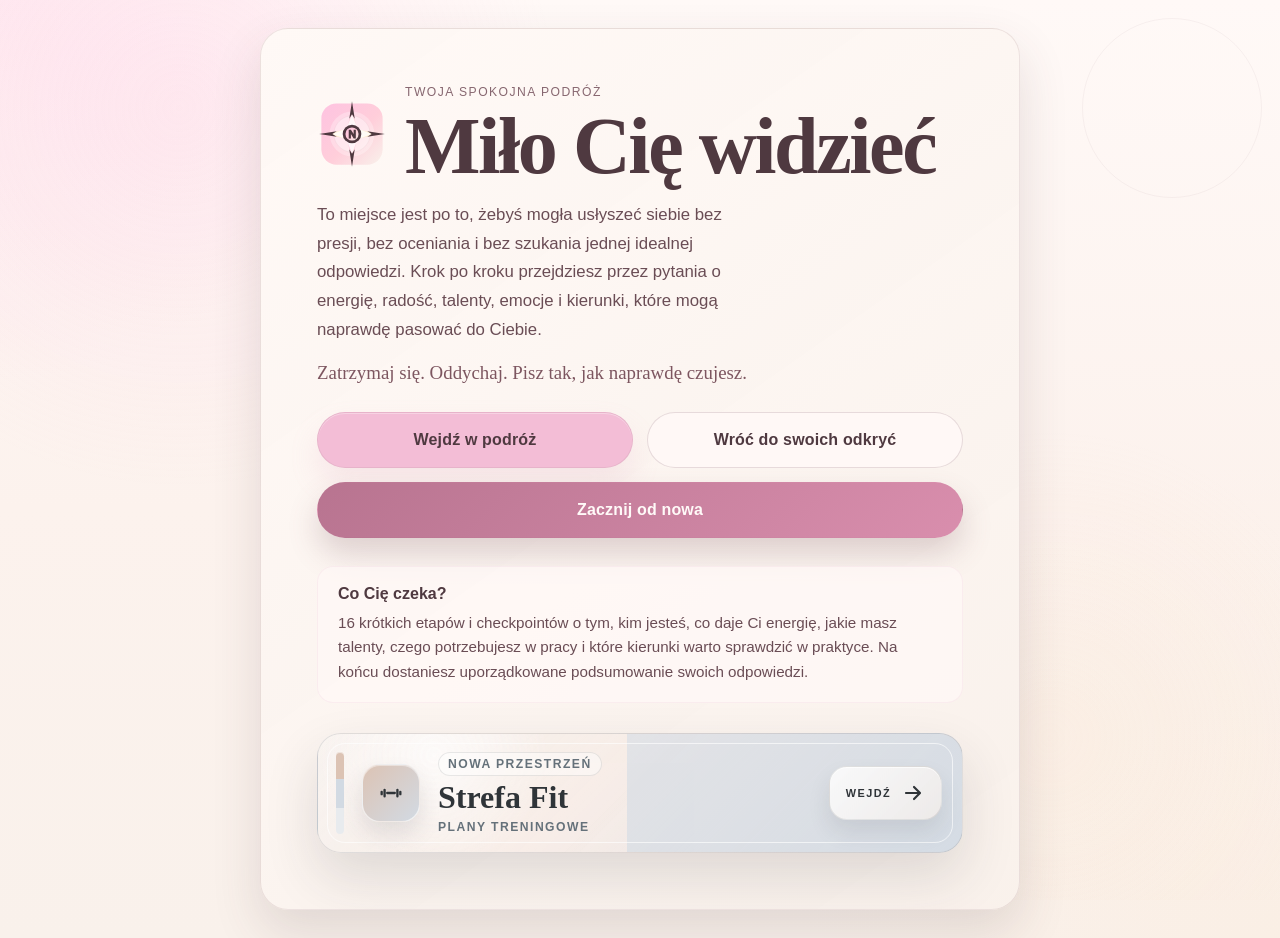
<file: index.html>
<!doctype html>
<html lang="pl">
  <head>
    <meta charset="utf-8" />
    <meta name="viewport" content="width=device-width, initial-scale=1" />
    <meta
      name="description"
      content="Nixie Discovery — spokojna podróż przez to, co daje energię, sens i poczucie bycia sobą."
    />
    <meta name="theme-color" content="#FFF9F6" />
    <title>Nixie Discovery</title>
    <link rel="icon" href="./assets/logo.svg" type="image/svg+xml" sizes="any" />
    <link rel="apple-touch-icon" href="./assets/icons/apple-touch-icon.png" />
    <link rel="manifest" href="./manifest.webmanifest" />
    <link rel="stylesheet" href="./assets/css/reset.css" />
    <link rel="stylesheet" href="./assets/css/tokens.css" />
    <link rel="stylesheet" href="./assets/css/layout.css" />
    <link rel="stylesheet" href="./assets/css/components.css" />
    <link rel="stylesheet" href="./assets/css/navigation.css" />
    <link rel="stylesheet" href="./assets/css/animations.css" />
  </head>
  <body class="landing-page">
    <main class="landing-shell">
      <section class="landing-card">
        <div class="landing-hero">
          <div class="brand-mark">
            <img src="./assets/logo.svg" alt="" aria-hidden="true" />
            <div>
              <p class="eyebrow">Twoja spokojna podróż</p>
              <h1>Miło Cię widzieć</h1>
            </div>
          </div>
          <p class="landing-copy">
            To miejsce jest po to, żebyś mogła usłyszeć siebie bez presji,
            bez oceniania i bez szukania jednej idealnej odpowiedzi. Krok po kroku
            przejdziesz przez pytania o energię, radość, talenty, emocje i kierunki,
            które mogą naprawdę pasować do Ciebie.
          </p>
          <p class="landing-note">
            Zatrzymaj się. Oddychaj. Pisz tak, jak naprawdę czujesz.
          </p>
        </div>
        <div class="landing-actions">
          <a class="button button-primary button-hero button-hero-primary" href="./phases/onboarding.html" id="start-app">Wejdź w podróż</a>
          <a class="button button-secondary button-hero" href="./summary.html">Wróć do swoich odkryć</a>
          <button class="button button-danger button-hero" type="button" id="clear-app">Zacznij od nowa</button>
        </div>
        <div class="landing-course">
          <strong>Co Cię czeka?</strong>
          <p>
            16 krótkich etapów i checkpointów o tym, kim jesteś, co daje Ci energię, jakie masz talenty,
            czego potrzebujesz w pracy i które kierunki warto sprawdzić w praktyce.
            Na końcu dostaniesz uporządkowane podsumowanie swoich odpowiedzi.
          </p>
        </div>
        <div class="landing-fit-zone" aria-label="Oddzielna część aplikacji">
          <fit-zone-button href="./fit/index.html"></fit-zone-button>
        </div>
      </section>
    </main>
    <script type="module" src="./assets/js/fit-zone-button.js"></script>
    <script type="module">
      import { getResumePhaseId, resetState } from "./assets/js/state.js";

      const startAppLink = document.getElementById("start-app");
      const clearAppButton = document.getElementById("clear-app");
      const resumePhaseId = getResumePhaseId();

      if (startAppLink && resumePhaseId && resumePhaseId !== "onboarding") {
        startAppLink.href = `./phases/${resumePhaseId}.html`;
        startAppLink.textContent = "Wróć do procesu";
      }

      clearAppButton?.addEventListener("click", () => {
        const confirmed = window.confirm("Czy na pewno chcesz usunąć swoje odpowiedzi i zacząć od nowa?");
        if (!confirmed) return;
        resetState();
        window.location.reload();
      });
    </script>
  </body>
</html>
</file>
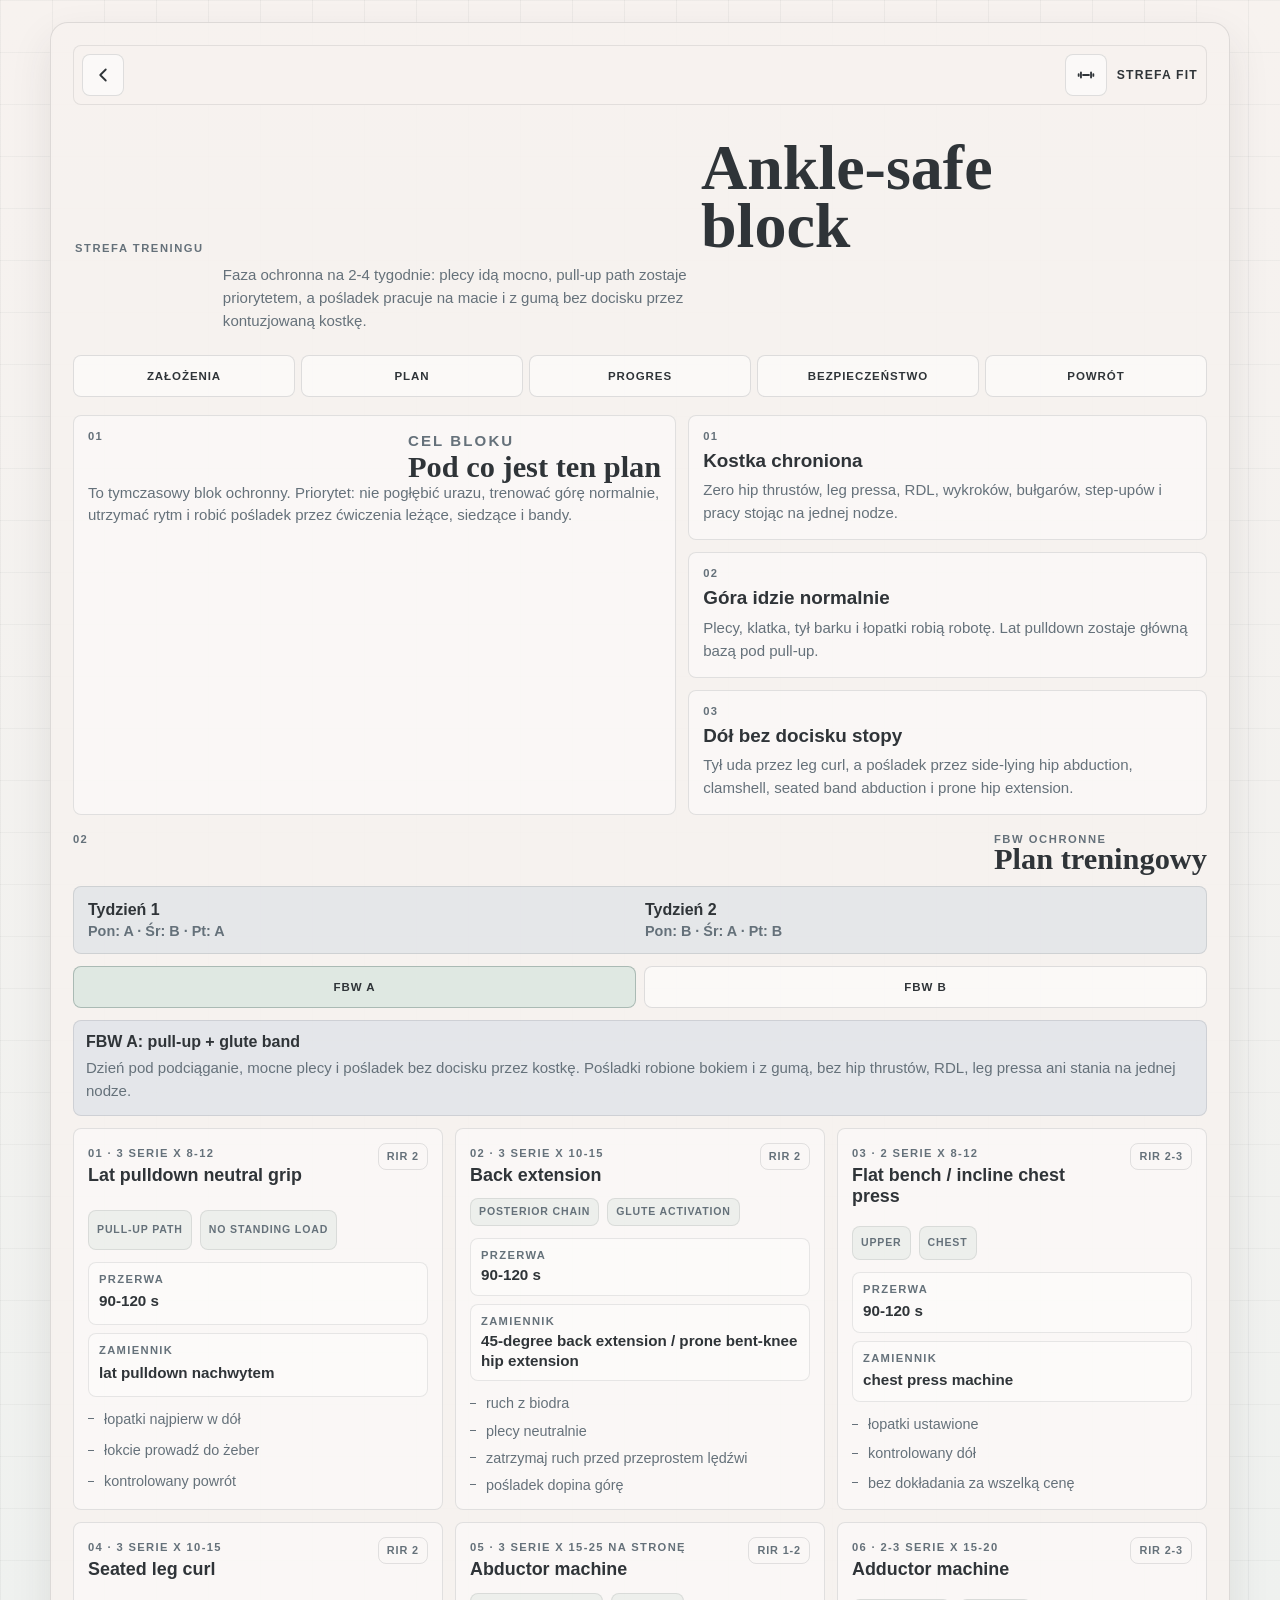
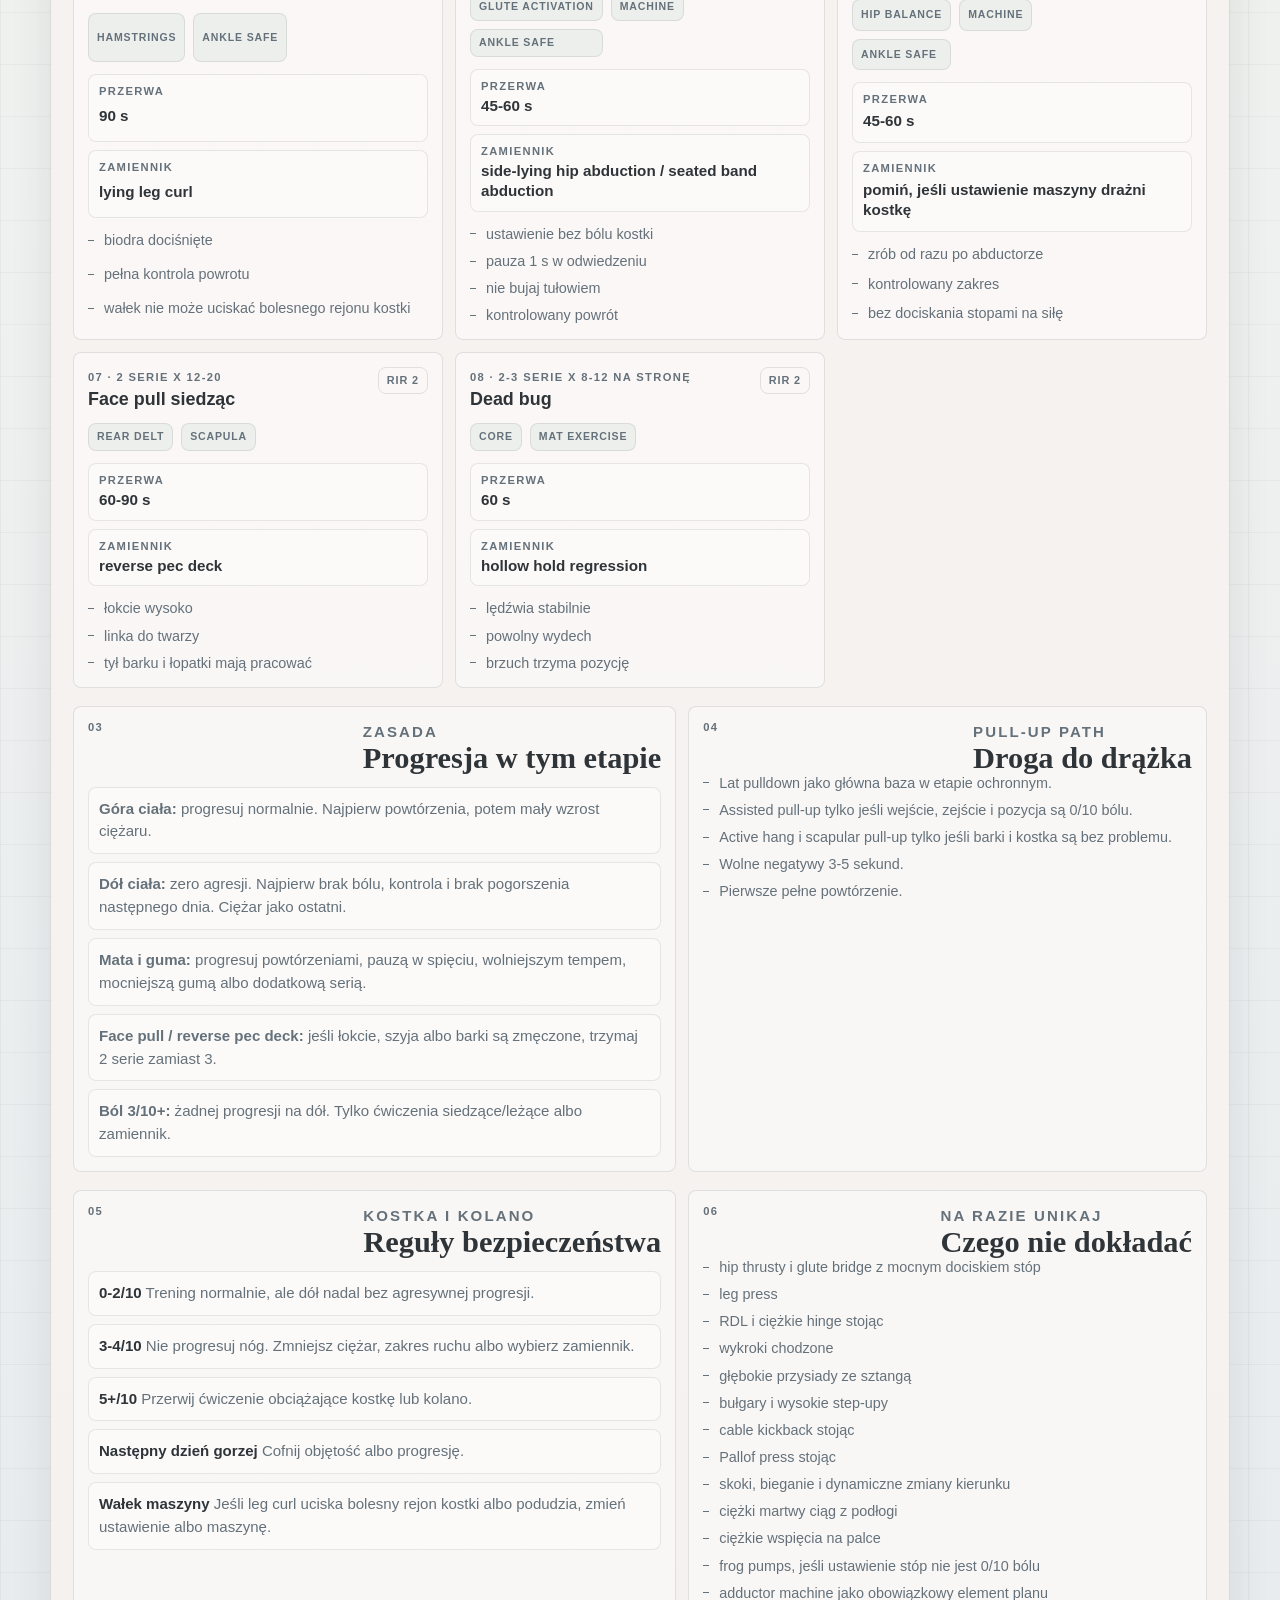
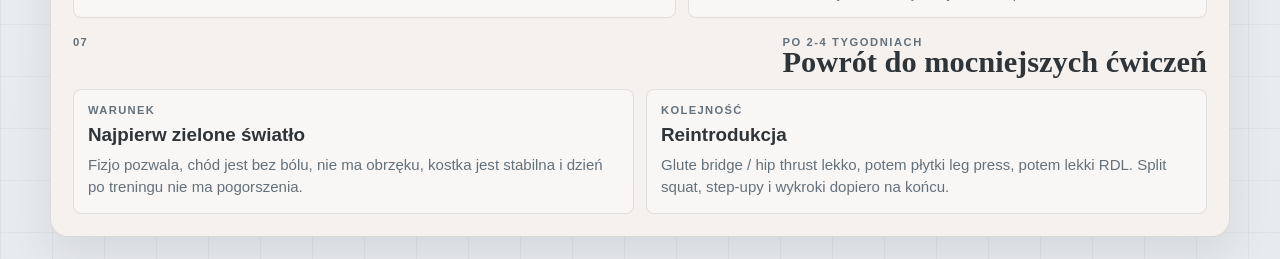
<file: fit/index.html>
<!doctype html>
<html lang="pl">
  <head>
    <meta charset="utf-8" />
    <meta name="viewport" content="width=device-width, initial-scale=1" />
    <meta
      name="description"
      content="Strefa Fit - plan FBW A/B, zasady progresu i praca pod pośladki oraz pierwszy pull-up."
    />
    <meta name="theme-color" content="#F7F2EF" />
    <title>Strefa Fit | Nixie Discovery</title>
    <link rel="icon" href="../assets/logo.svg" type="image/svg+xml" sizes="any" />
    <link rel="stylesheet" href="../assets/css/reset.css" />
    <link rel="stylesheet" href="../assets/css/tokens.css" />
    <link rel="stylesheet" href="../assets/css/layout.css" />
    <link rel="stylesheet" href="../assets/css/components.css" />
    <link rel="stylesheet" href="../assets/css/fit.css" />
  </head>
  <body class="fit-page">
    <main class="fit-shell">
      <section class="fit-app" aria-labelledby="fit-title">
        <header class="fit-header">
          <a class="fit-back-link" href="../index.html" aria-label="Wróć na ekran główny">
            <svg viewBox="0 0 24 24" aria-hidden="true" focusable="false">
              <path d="M15 6l-6 6 6 6" />
            </svg>
          </a>
          <div class="fit-brand">
            <span class="fit-brand-mark" aria-hidden="true">
              <svg viewBox="0 0 24 24" focusable="false">
                <path d="M6.5 9.25v5.5M17.5 9.25v5.5M4 11v2M20 11v2M8.75 12h6.5" />
              </svg>
            </span>
            <span>Strefa Fit</span>
          </div>
        </header>

        <section class="fit-hero" aria-labelledby="fit-title">
          <p class="fit-kicker">Strefa treningu</p>
          <h1 class="fit-title" id="fit-title">Ankle-safe block</h1>
          <p class="fit-hero-copy">
            Faza ochronna na 2-4 tygodnie: plecy idą mocno, pull-up path zostaje priorytetem, a pośladek pracuje na macie i z gumą bez docisku przez kontuzjowaną kostkę.
          </p>
        </section>

        <nav class="fit-mobile-nav" aria-label="Sekcje Strefy Fit">
          <a href="#overview">Założenia</a>
          <a href="#plan">Plan</a>
          <a href="#progression">Progres</a>
          <a href="#safety">Bezpieczeństwo</a>
          <a href="#return">Powrót</a>
        </nav>

        <section class="fit-section fit-overview" id="overview" aria-labelledby="fit-overview-title">
          <div class="fit-panel fit-lead-panel">
            <div class="fit-panel-heading">
              <span class="fit-section-index">01</span>
              <div>
                <p class="fit-kicker">Cel bloku</p>
                <h2 id="fit-overview-title">Pod co jest ten plan</h2>
              </div>
            </div>
            <p>
              To tymczasowy blok ochronny. Priorytet: nie pogłębić urazu, trenować górę normalnie, utrzymać rytm i robić pośladek przez ćwiczenia leżące, siedzące i bandy.
            </p>
          </div>

          <div class="fit-priority-grid" aria-label="Priorytety planu">
            <article class="fit-priority-card">
              <span>01</span>
              <strong>Kostka chroniona</strong>
              <p>Zero hip thrustów, leg pressa, RDL, wykroków, bułgarów, step-upów i pracy stojąc na jednej nodze.</p>
            </article>
            <article class="fit-priority-card">
              <span>02</span>
              <strong>Góra idzie normalnie</strong>
              <p>Plecy, klatka, tył barku i łopatki robią robotę. Lat pulldown zostaje główną bazą pod pull-up.</p>
            </article>
            <article class="fit-priority-card">
              <span>03</span>
              <strong>Dół bez docisku stopy</strong>
              <p>Tył uda przez leg curl, a pośladek przez side-lying hip abduction, clamshell, seated band abduction i prone hip extension.</p>
            </article>
          </div>
        </section>

        <section class="fit-section" id="plan" aria-labelledby="fit-plan-title">
          <div class="fit-section-header">
              <span class="fit-section-index">02</span>
              <div>
                <p class="fit-kicker">FBW ochronne</p>
                <h2 id="fit-plan-title">Plan treningowy</h2>
              </div>
            </div>

          <div class="fit-week-card">
            <div>
              <strong>Tydzień 1</strong>
              <span>Pon: A · Śr: B · Pt: A</span>
            </div>
            <div>
              <strong>Tydzień 2</strong>
              <span>Pon: B · Śr: A · Pt: B</span>
            </div>
          </div>

          <div class="fit-workout-toolbar" role="tablist" aria-label="Wybór treningu">
            <button class="fit-plan-tab" type="button" data-plan-tab="A" aria-selected="true">FBW A</button>
            <button class="fit-plan-tab" type="button" data-plan-tab="B" aria-selected="false">FBW B</button>
          </div>

          <div class="fit-workout-note" id="fitWorkoutNote" aria-live="polite"></div>
          <div class="fit-exercise-list" id="fitExerciseList"></div>
        </section>

        <section class="fit-section fit-two-column" id="progression" aria-labelledby="fit-progression-title">
          <div class="fit-panel">
            <div class="fit-panel-heading">
              <span class="fit-section-index">03</span>
              <div>
                <p class="fit-kicker">Zasada</p>
                <h2 id="fit-progression-title">Progresja w tym etapie</h2>
              </div>
            </div>
            <div class="fit-rule-list">
              <p><strong>Góra ciała:</strong> progresuj normalnie. Najpierw powtórzenia, potem mały wzrost ciężaru.</p>
              <p><strong>Dół ciała:</strong> zero agresji. Najpierw brak bólu, kontrola i brak pogorszenia następnego dnia. Ciężar jako ostatni.</p>
              <p><strong>Mata i guma:</strong> progresuj powtórzeniami, pauzą w spięciu, wolniejszym tempem, mocniejszą gumą albo dodatkową serią.</p>
              <p><strong>Face pull / reverse pec deck:</strong> jeśli łokcie, szyja albo barki są zmęczone, trzymaj 2 serie zamiast 3.</p>
              <p><strong>Ból 3/10+:</strong> żadnej progresji na dół. Tylko ćwiczenia siedzące/leżące albo zamiennik.</p>
            </div>
          </div>

          <div class="fit-panel">
            <div class="fit-panel-heading">
              <span class="fit-section-index">04</span>
              <div>
                <p class="fit-kicker">Pull-up path</p>
                <h2>Droga do drążka</h2>
              </div>
            </div>
            <ol class="fit-step-list">
              <li>Lat pulldown jako główna baza w etapie ochronnym.</li>
              <li>Assisted pull-up tylko jeśli wejście, zejście i pozycja są 0/10 bólu.</li>
              <li>Active hang i scapular pull-up tylko jeśli barki i kostka są bez problemu.</li>
              <li>Wolne negatywy 3-5 sekund.</li>
              <li>Pierwsze pełne powtórzenie.</li>
            </ol>
          </div>
        </section>

        <section class="fit-section fit-two-column" id="safety" aria-labelledby="fit-safety-title">
          <div class="fit-panel">
            <div class="fit-panel-heading">
              <span class="fit-section-index">05</span>
              <div>
                <p class="fit-kicker">Kostka i kolano</p>
                <h2 id="fit-safety-title">Reguły bezpieczeństwa</h2>
              </div>
            </div>
            <div class="fit-safety-list">
              <p><strong>0-2/10</strong> Trening normalnie, ale dół nadal bez agresywnej progresji.</p>
              <p><strong>3-4/10</strong> Nie progresuj nóg. Zmniejsz ciężar, zakres ruchu albo wybierz zamiennik.</p>
              <p><strong>5+/10</strong> Przerwij ćwiczenie obciążające kostkę lub kolano.</p>
              <p><strong>Następny dzień gorzej</strong> Cofnij objętość albo progresję.</p>
              <p><strong>Wałek maszyny</strong> Jeśli leg curl uciska bolesny rejon kostki albo podudzia, zmień ustawienie albo maszynę.</p>
            </div>
          </div>

          <div class="fit-panel">
            <div class="fit-panel-heading">
              <span class="fit-section-index">06</span>
              <div>
                <p class="fit-kicker">Na razie unikaj</p>
                <h2>Czego nie dokładać</h2>
              </div>
            </div>
            <ul class="fit-avoid-list">
              <li>hip thrusty i glute bridge z mocnym dociskiem stóp</li>
              <li>leg press</li>
              <li>RDL i ciężkie hinge stojąc</li>
              <li>wykroki chodzone</li>
              <li>głębokie przysiady ze sztangą</li>
              <li>bułgary i wysokie step-upy</li>
              <li>cable kickback stojąc</li>
              <li>Pallof press stojąc</li>
              <li>skoki, bieganie i dynamiczne zmiany kierunku</li>
              <li>ciężki martwy ciąg z podłogi</li>
              <li>ciężkie wspięcia na palce</li>
              <li>frog pumps, jeśli ustawienie stóp nie jest 0/10 bólu</li>
              <li>adductor machine jako obowiązkowy element planu</li>
            </ul>
          </div>
        </section>

        <section class="fit-section" id="return" aria-labelledby="fit-return-title">
          <div class="fit-section-header">
            <span class="fit-section-index">07</span>
            <div>
              <p class="fit-kicker">Po 2-4 tygodniach</p>
              <h2 id="fit-return-title">Powrót do mocniejszych ćwiczeń</h2>
            </div>
          </div>
          <div class="fit-return-grid">
            <article class="fit-priority-card">
              <span>Warunek</span>
              <strong>Najpierw zielone światło</strong>
              <p>Fizjo pozwala, chód jest bez bólu, nie ma obrzęku, kostka jest stabilna i dzień po treningu nie ma pogorszenia.</p>
            </article>
            <article class="fit-priority-card">
              <span>Kolejność</span>
              <strong>Reintrodukcja</strong>
              <p>Glute bridge / hip thrust lekko, potem płytki leg press, potem lekki RDL. Split squat, step-upy i wykroki dopiero na końcu.</p>
            </article>
          </div>
        </section>
      </section>
    </main>

    <script src="./fit-app.js" defer></script>
  </body>
</html>
</file>
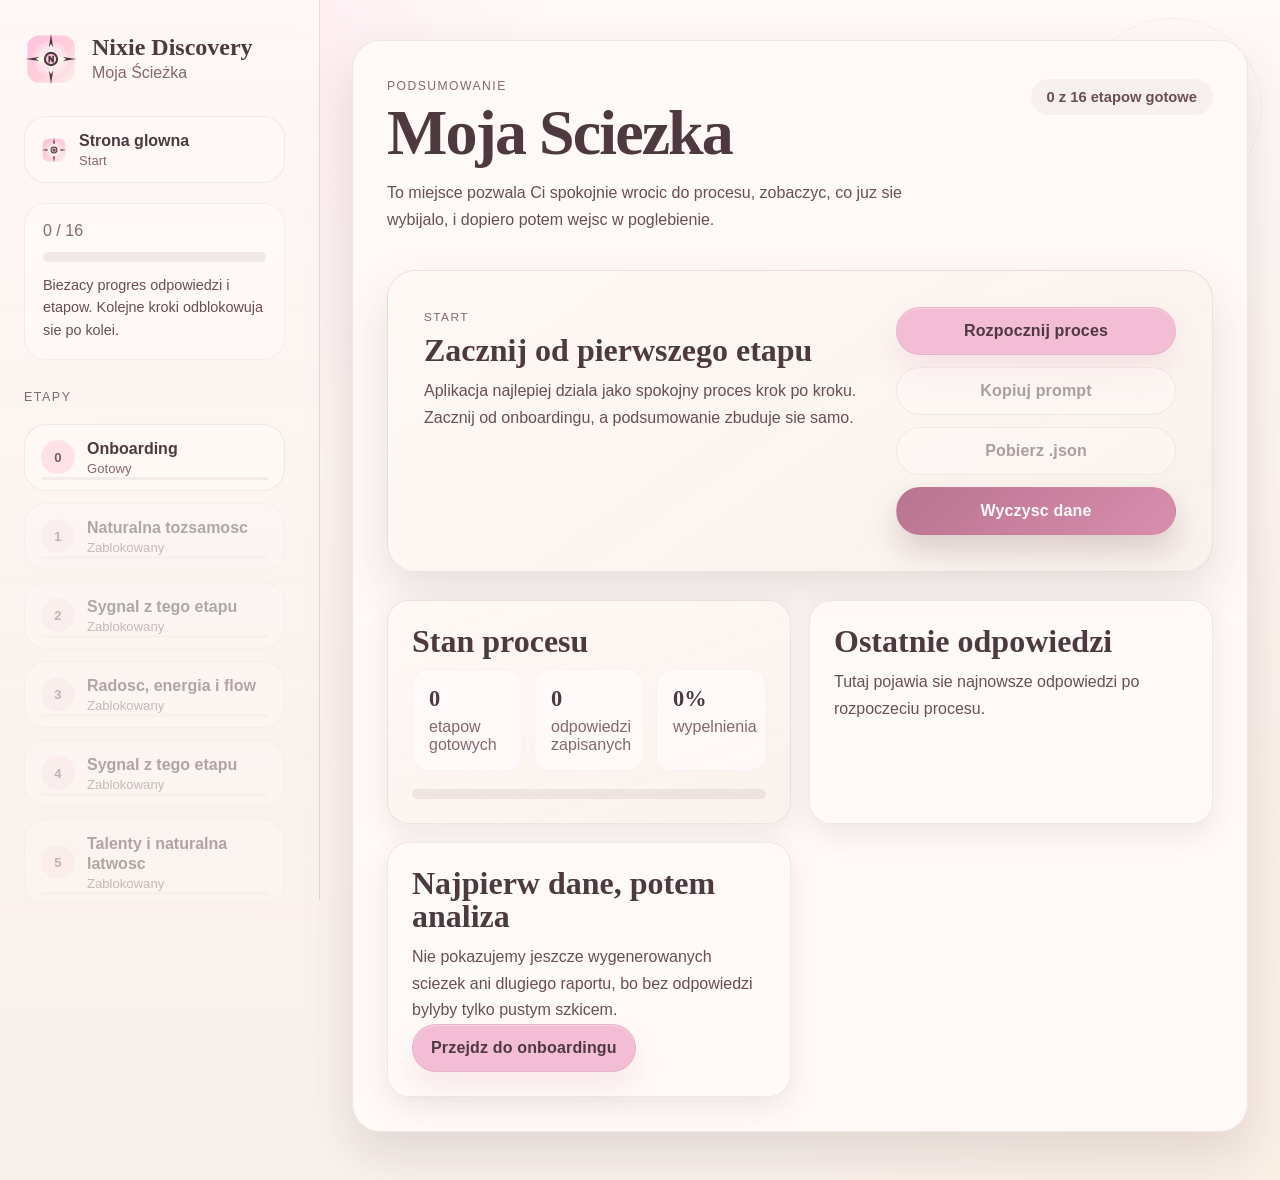
<file: summary.html>
<!doctype html>
<html lang="pl">
  <head>
    <meta charset="utf-8" />
    <meta name="viewport" content="width=device-width, initial-scale=1" />
    <meta name="theme-color" content="#FFF9F6" />
    <title>Podsumowanie | Nixie Discovery</title>
    <link rel="icon" href="./assets/logo.svg" type="image/svg+xml" sizes="any" />
    <link rel="apple-touch-icon" href="./assets/icons/apple-touch-icon.png" />
    <link rel="manifest" href="./manifest.webmanifest" />
    <link rel="stylesheet" href="./assets/css/reset.css" />
    <link rel="stylesheet" href="./assets/css/tokens.css" />
    <link rel="stylesheet" href="./assets/css/layout.css" />
    <link rel="stylesheet" href="./assets/css/components.css" />
    <link rel="stylesheet" href="./assets/css/navigation.css" />
    <link rel="stylesheet" href="./assets/css/animations.css" />
  </head>
  <body>
    <div id="app">
      <aside class="sidebar" data-component="nav"></aside>
      <main class="main-content">
        <div class="container">
          <section id="phase-root"></section>
        </div>
      </main>
      <nav class="bottom-nav" data-component="nav-mobile"></nav>
    </div>
    <script type="module" src="./assets/js/summary-page.js"></script>
  </body>
</html>
</file>
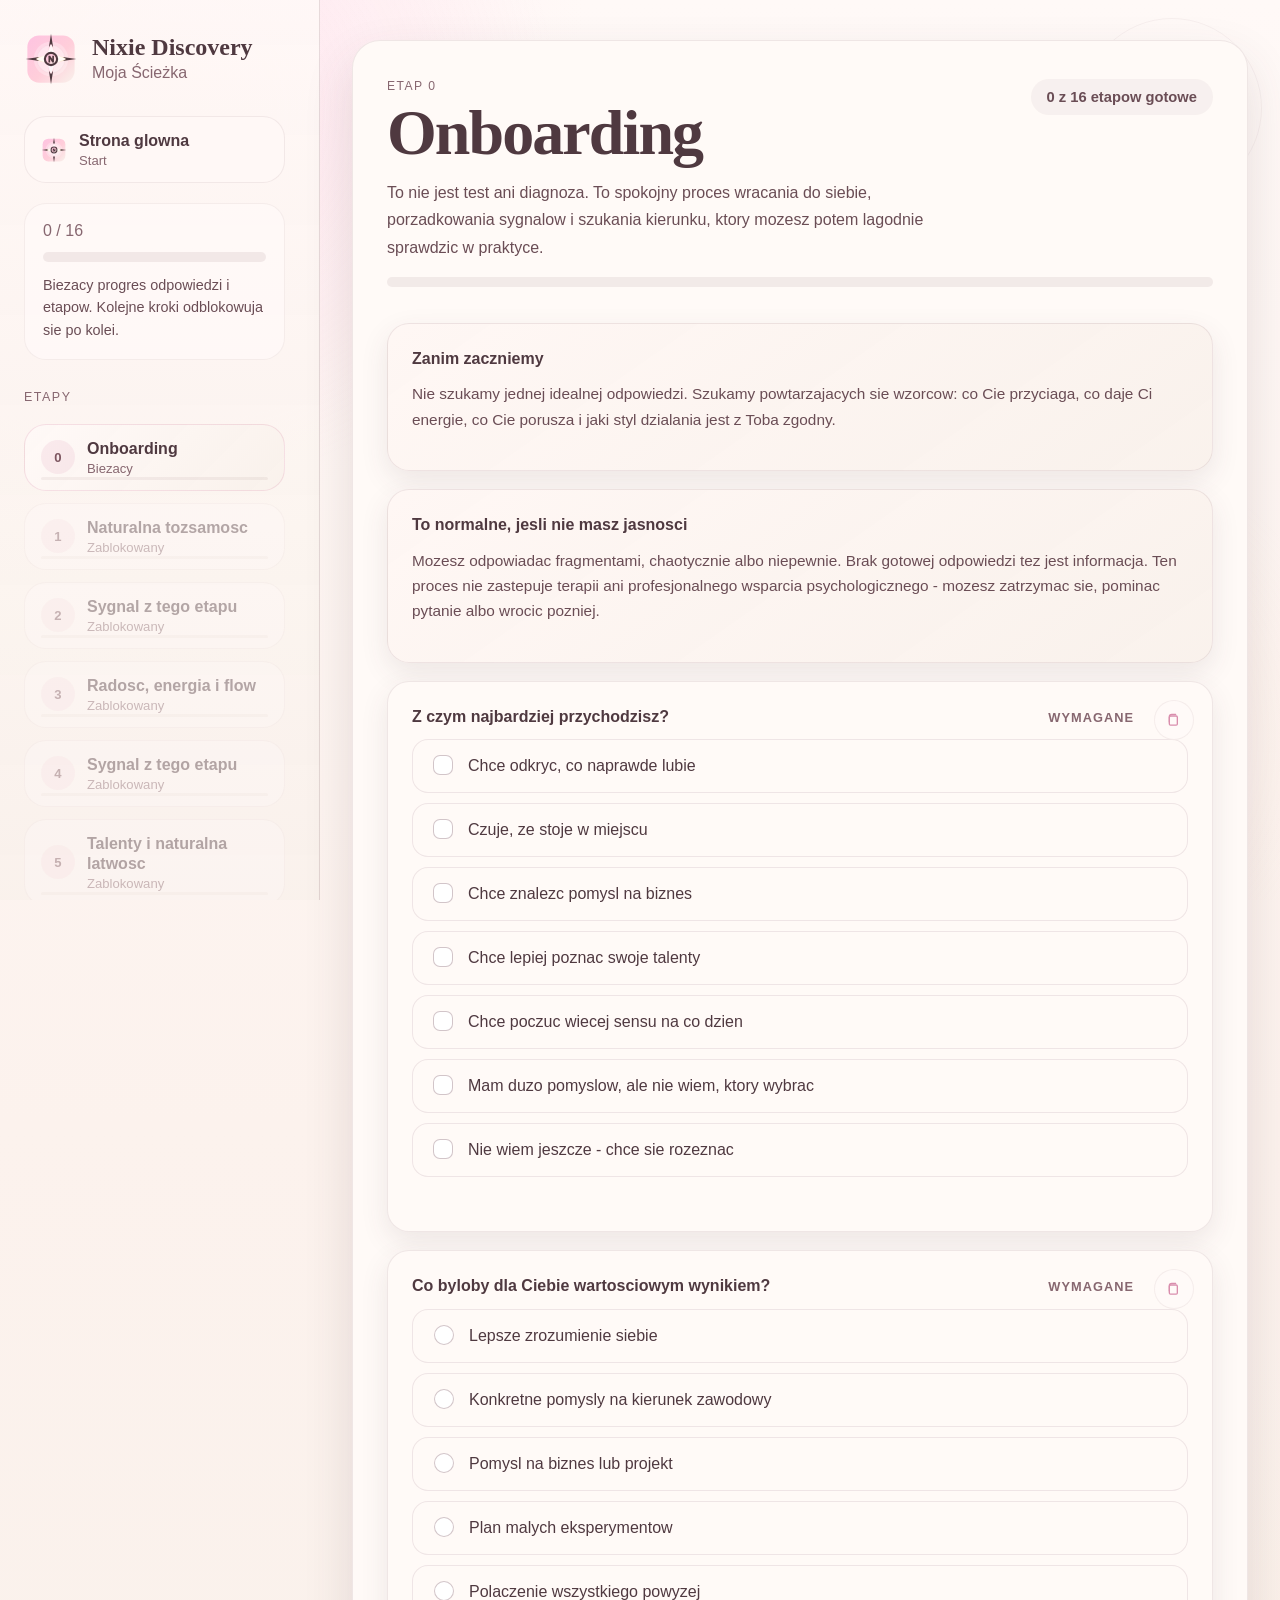
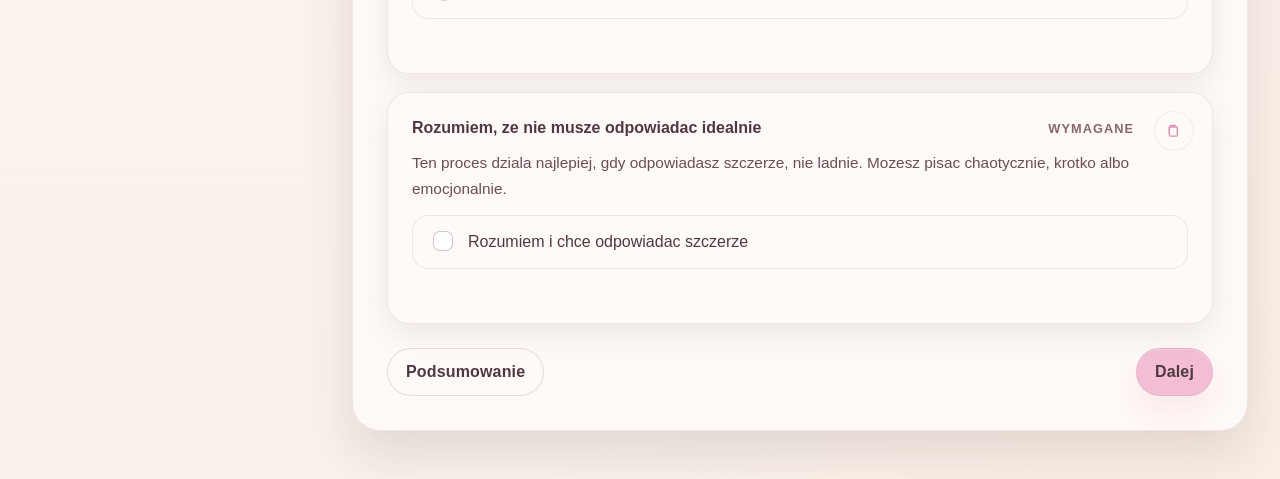
<file: phases/business.html>
<!doctype html>
<html lang="pl">
  <head>
    <meta charset="utf-8" />
    <meta name="viewport" content="width=device-width, initial-scale=1" />
    <meta name="theme-color" content="#FFF9F6" />
    <title>Nixie Discovery</title>
    <link rel="icon" href="../assets/logo.svg" type="image/svg+xml" sizes="any" />
    <link rel="apple-touch-icon" href="../assets/icons/apple-touch-icon.png" />
    <link rel="manifest" href="../manifest.webmanifest" />
    <link rel="stylesheet" href="../assets/css/reset.css" />
    <link rel="stylesheet" href="../assets/css/tokens.css" />
    <link rel="stylesheet" href="../assets/css/layout.css" />
    <link rel="stylesheet" href="../assets/css/components.css" />
    <link rel="stylesheet" href="../assets/css/navigation.css" />
    <link rel="stylesheet" href="../assets/css/animations.css" />
  </head>
  <body>
    <div id="app">
      <aside class="sidebar" data-component="nav"></aside>
      <main class="main-content">
        <div class="container">
          <section id="phase-root"></section>
        </div>
      </main>
      <nav class="bottom-nav" data-component="nav-mobile"></nav>
    </div>
    <script type="module" src="../assets/js/phase-loader.js"></script>
  </body>
</html>
</file>
<file: assets/css/tokens.css>
:root {
  --color-cream: #f9f1eb;
  --color-ivory: #fff9f6;
  --color-blush: #ffceda;
  --color-rose: #f3bdd6;
  --color-red: #d98ead;
  --color-burgundy: #7d5660;
  --color-espresso: #4f3940;
  --color-gold: #fef1c8;
  --fit-warm-shell: #f5e8e1;
  --fit-clay-soft: #e5d6cd;
  --fit-porcelain: #f7f2ef;
  --fit-clay: #dcc3b4;
  --fit-blue-soft: #d2dae3;
  --fit-mist: #e8ebee;
  --fit-ink: #2f3438;
  --fit-ink-soft: #65717a;
  --fit-surface: rgba(247, 242, 239, 0.92);
  --fit-surface-strong: rgba(232, 235, 238, 0.96);
  --fit-border: rgba(47, 52, 56, 0.13);
  --fit-shadow: 0 24px 54px rgba(47, 52, 56, 0.14);
  --fit-gradient:
    linear-gradient(135deg, rgba(247, 242, 239, 0.98) 0%, rgba(245, 232, 225, 0.9) 42%, rgba(210, 218, 227, 0.92) 100%);

  --rgb-accent: 217, 142, 173;
  --rgb-accent-soft: 254, 195, 225;
  --rgb-accent-soft-2: 255, 206, 218;
  --rgb-warm: 255, 231, 207;
  --rgb-ink: 79, 57, 64;
  --rgb-ink-strong: 125, 86, 96;
  --rgb-fit-clay: 220, 195, 180;
  --rgb-fit-blue-soft: 210, 218, 227;
  --rgb-fit-ink: 47, 52, 56;

  --bg-main:
    radial-gradient(circle at top left, rgba(var(--rgb-accent-soft), 0.26), transparent 24%),
    radial-gradient(circle at bottom right, rgba(var(--rgb-warm), 0.22), transparent 30%),
    linear-gradient(180deg, #fff9f7 0%, #fcf2ed 54%, #f9f1eb 100%);
  --bg-panel: rgba(255, 249, 246, 0.98);
  --bg-panel-strong: #fffaf7;
  --bg-editorial: linear-gradient(145deg, rgba(255, 249, 246, 1), rgba(249, 241, 235, 0.98));
  --bg-input: rgba(255, 252, 249, 0.96);
  --bg-muted: rgba(var(--rgb-ink), 0.055);

  --text-main: #4f3940;
  --text-subtle: #6a4d55;
  --text-soft: #876770;
  --text-on-accent: #fffaf8;

  --border-soft: rgba(var(--rgb-ink-strong), 0.18);
  --border-strong: rgba(var(--rgb-ink-strong), 0.32);
  --border-accent: rgba(var(--rgb-accent), 0.38);

  --accent-primary: linear-gradient(135deg, #d98ead 0%, #fec3e1 48%, #ffe7cf 100%);
  --accent-secondary: linear-gradient(135deg, rgba(var(--rgb-accent-soft-2), 0.56), rgba(var(--rgb-warm), 0.3));
  --accent-danger: linear-gradient(135deg, #b87490 0%, #d98ead 100%);
  --focus-ring: rgba(var(--rgb-accent), 0.22);

  --surface-soft: rgba(var(--rgb-ink-strong), 0.06);
  --surface-soft-strong: rgba(var(--rgb-ink-strong), 0.1);
  --surface-accent-soft: rgba(var(--rgb-accent), 0.08);
  --surface-accent: rgba(var(--rgb-accent), 0.14);
  --surface-accent-strong: rgba(var(--rgb-accent), 0.18);
  --surface-warm: rgba(var(--rgb-warm), 0.5);
  --surface-page: rgba(255, 249, 248, 0.82);
  --surface-page-strong: rgba(255, 247, 244, 0.94);
  --surface-page-soft: rgba(255, 249, 247, 0.72);
  --surface-white: rgba(255, 250, 249, 0.86);
  --surface-white-strong: rgba(255, 250, 250, 0.82);

  --outline-accent: rgba(var(--rgb-accent), 0.24);
  --outline-accent-strong: rgba(var(--rgb-accent), 0.34);

  --color-accent: var(--color-red);
  --color-primary: var(--color-red);
  --color-secondary: #ffe7cf;

  --radius-xl: 28px;
  --radius-lg: 22px;
  --radius-md: 16px;
  --radius-sm: 12px;
  --radius-pill: 999px;

  --shadow-card: 0 22px 50px rgba(var(--rgb-ink), 0.14);
  --shadow-soft: 0 10px 28px rgba(var(--rgb-ink), 0.1);
  --shadow-focus: 0 0 0 4px rgba(var(--rgb-accent), 0.16);

  --font-display: "Iowan Old Style", "Palatino Linotype", "Book Antiqua", Georgia, serif;
  --font-sans: "Avenir Next", "Segoe UI", "Helvetica Neue", Arial, sans-serif;

  --space-1: 4px;
  --space-2: 8px;
  --space-3: 12px;
  --space-4: 16px;
  --space-5: 20px;
  --space-6: 24px;
  --space-8: 32px;
  --space-10: 40px;
  --space-12: 48px;
  --space-16: 64px;

  --container-width: 1140px;
  --sidebar-width: 320px;
  --transition-fast: 160ms ease;
  --transition-standard: 240ms ease;
}

html,
body {
  min-height: 100%;
}

body {
  font-family: var(--font-sans);
  color: var(--text-main);
  background: var(--bg-main);
}
</file>
<file: assets/css/layout.css>
body::before,
body::after {
  content: "";
  position: fixed;
  pointer-events: none;
  z-index: 0;
}

body::before {
  inset: 0;
  background:
    radial-gradient(circle at 14% 12%, rgba(var(--rgb-accent-soft), 0.22), transparent 28%),
    radial-gradient(circle at 82% 82%, rgba(var(--rgb-warm), 0.2), transparent 24%);
}

body::after {
  top: 18px;
  right: 18px;
  width: 180px;
  height: 180px;
  border-radius: 50%;
  border: 1px solid rgba(var(--rgb-ink-strong), 0.08);
  opacity: 0.75;
}

#app {
  position: relative;
  z-index: 1;
  min-height: 100vh;
  display: grid;
  grid-template-columns: var(--sidebar-width) minmax(0, 1fr);
}

.sidebar {
  position: sticky;
  top: 0;
  height: 100dvh;
  padding: var(--space-8) var(--space-6);
  background: linear-gradient(180deg, rgba(255, 248, 246, 0.94), rgba(249, 241, 235, 0.9));
  border-right: 1px solid var(--border-soft);
  overflow-y: auto;
  overscroll-behavior: contain;
  scrollbar-gutter: stable;
}

.main-content {
  min-width: 0;
  padding: var(--space-10) var(--space-8) var(--space-12);
}

.container {
  width: min(100%, var(--container-width));
  margin: 0 auto;
}

.phase-shell,
.landing-shell {
  min-height: calc(100vh - 64px);
}

.landing-shell {
  display: grid;
  place-items: center;
  padding: 28px;
}

.landing-card {
  position: relative;
  overflow: hidden;
  width: min(100%, 760px);
  padding: clamp(28px, 5vw, 56px);
  border-radius: var(--radius-xl);
  background: var(--bg-editorial);
  border: 1px solid rgba(var(--rgb-ink-strong), 0.14);
  box-shadow: var(--shadow-card);
  display: grid;
  gap: 28px;
}

.landing-card::before {
  content: "";
  position: absolute;
  inset: auto -8% -28% auto;
  width: 260px;
  height: 260px;
  border-radius: 50%;
  background: radial-gradient(circle, rgba(var(--rgb-accent-soft), 0.24), transparent 72%);
}

.landing-hero {
  position: relative;
  display: grid;
  gap: 18px;
}

.eyebrow {
  margin: 0 0 10px;
  text-transform: uppercase;
  letter-spacing: 0.12em;
  font-size: 0.76rem;
  color: var(--text-soft);
}

.brand-mark {
  display: flex;
  align-items: center;
  gap: 18px;
}

.brand-mark img {
  width: 70px;
  height: 70px;
  flex: 0 0 auto;
}

.landing-card h1,
.phase-title-row h1,
.summary-header h1 {
  font-family: var(--font-display);
  letter-spacing: -0.03em;
}

.landing-card h1 {
  margin: 0;
  font-size: clamp(2.8rem, 7vw, 5rem);
  line-height: 0.93;
}

.landing-copy {
  max-width: 48ch;
  margin: 0;
  font-size: 1.05rem;
  line-height: 1.7;
  color: var(--text-subtle);
}

.landing-note {
  margin: 0;
  color: var(--color-burgundy);
  font-family: var(--font-display);
  font-size: 1.18rem;
}

.landing-actions {
  display: grid;
  grid-template-columns: repeat(2, minmax(0, 1fr));
  gap: 14px;
}

.landing-actions .button-hero:last-child {
  grid-column: 1 / -1;
}

.landing-fit-zone {
  position: relative;
  padding-top: 2px;
}

.landing-course {
  padding: 18px 20px;
  border-radius: var(--radius-md);
  background: var(--surface-page-soft);
  border: 1px solid rgba(var(--rgb-accent), 0.1);
}

.landing-course strong {
  display: block;
  margin-bottom: 8px;
  font-size: 1rem;
}

.landing-course p {
  margin: 0;
  color: var(--text-subtle);
  line-height: 1.6;
  font-size: 0.95rem;
}

.phase-header {
  display: grid;
  gap: 16px;
  padding: 4px 0 12px;
}

.phase-title-row {
  display: flex;
  flex-wrap: wrap;
  justify-content: space-between;
  align-items: flex-start;
  gap: 20px;
}

.phase-title-row h1,
.summary-header h1 {
  margin: 0;
  font-size: clamp(2.5rem, 5vw, 4rem);
  line-height: 0.94;
}

.phase-subtitle,
.summary-subtitle {
  max-width: 62ch;
  margin: 0;
  color: var(--text-subtle);
  line-height: 1.7;
  font-size: 1rem;
}

.phase-grid,
.summary-grid,
.summary-collection {
  display: grid;
  gap: 18px;
}

.summary-grid {
  grid-template-columns: repeat(2, minmax(0, 1fr));
  align-items: start;
}

.summary-empty {
  padding: 28px;
  border-radius: var(--radius-lg);
  background: var(--bg-panel);
  box-shadow: var(--shadow-soft);
}

@media (max-width: 1023px) {
  #app {
    grid-template-columns: 1fr;
  }

  .sidebar {
    display: none;
  }

  .main-content {
    padding: 24px 16px 112px;
  }

  .summary-grid {
    grid-template-columns: 1fr;
  }
}

@media (max-width: 720px) {
  .landing-card {
    gap: 22px;
  }

  .landing-actions {
    grid-template-columns: 1fr;
  }

  .landing-actions .button-hero:last-child {
    grid-column: auto;
  }

  .phase-title-row {
    flex-direction: column;
  }
}
</file>
<file: assets/css/components.css>
.sr-only {
  position: absolute;
  width: 1px;
  height: 1px;
  padding: 0;
  margin: -1px;
  overflow: hidden;
  clip: rect(0, 0, 0, 0);
  white-space: nowrap;
  border: 0;
}

.button {
  display: inline-flex;
  align-items: center;
  justify-content: center;
  gap: 10px;
  min-height: 48px;
  padding: 0 18px;
  border: 1px solid transparent;
  border-radius: var(--radius-pill);
  font-weight: 700;
  letter-spacing: 0.01em;
  cursor: pointer;
  transition: transform var(--transition-fast), box-shadow var(--transition-fast),
    background var(--transition-fast), border-color var(--transition-fast), color var(--transition-fast);
  user-select: none;
}

.button:hover {
  transform: translateY(-1px);
}

.button:focus-visible {
  outline: none;
  box-shadow: var(--shadow-focus), var(--shadow-soft);
}

.button-primary {
  color: var(--text-main);
  background: var(--color-rose);
  border-color: rgba(var(--rgb-ink-strong), 0.1);
  box-shadow: 0 16px 30px rgba(var(--rgb-accent), 0.16), inset 0 1px 0 rgba(255, 255, 255, 0.32);
}

.button-primary:hover {
  background: #efb7d2;
}

.button-secondary {
  color: var(--text-main);
  background: rgba(255, 249, 247, 0.88);
  border-color: var(--border-soft);
}

.button-danger {
  color: var(--text-on-accent);
  background: var(--accent-danger);
  box-shadow: 0 16px 30px rgba(var(--rgb-ink-strong), 0.24);
}

.button:disabled,
.button.is-disabled,
.button[aria-disabled="true"] {
  opacity: 0.45;
  pointer-events: none;
  box-shadow: none;
}

.button-compact {
  min-height: 40px;
  padding: 0 14px;
}

.button-hero {
  min-height: 56px;
  padding: 0 22px;
}

.fit-zone-button {
  position: relative;
  display: grid;
  grid-template-columns: 8px auto minmax(0, 1fr) auto;
  align-items: center;
  gap: 18px;
  min-height: 108px;
  padding: 18px 20px 18px 18px;
  overflow: hidden;
  border: 1px solid var(--fit-border);
  border-radius: 24px;
  color: var(--fit-ink);
  background:
    linear-gradient(135deg, rgba(255, 255, 255, 0.42), rgba(255, 255, 255, 0.04)),
    var(--fit-gradient);
  box-shadow: var(--fit-shadow);
  transition: transform var(--transition-fast), box-shadow var(--transition-fast),
    border-color var(--transition-fast), background var(--transition-fast);
}

.fit-zone-button::before,
.fit-zone-button::after {
  content: "";
  position: absolute;
  pointer-events: none;
}

.fit-zone-button::before {
  inset: 0;
  background:
    radial-gradient(circle at 18% 18%, rgba(255, 255, 255, 0.74), transparent 21%),
    linear-gradient(90deg, rgba(245, 232, 225, 0.3) 0 48%, rgba(210, 218, 227, 0.7) 48% 100%);
  opacity: 0.86;
}

.fit-zone-button::after {
  inset: 9px;
  border: 1px solid rgba(255, 255, 255, 0.64);
  border-radius: 18px;
}

.fit-zone-button:hover {
  animation: fit-button-sway 860ms ease-in-out infinite;
  border-color: rgba(var(--rgb-fit-ink), 0.24);
  box-shadow: 0 24px 48px rgba(var(--rgb-fit-ink), 0.16);
}

.fit-zone-button:focus-visible {
  outline: none;
  box-shadow: 0 0 0 4px rgba(var(--rgb-fit-blue-soft), 0.55), 0 20px 40px rgba(var(--rgb-fit-ink), 0.12);
}

.fit-zone-button__rail {
  position: relative;
  z-index: 1;
  align-self: stretch;
  width: 8px;
  border-radius: var(--radius-pill);
  background:
    linear-gradient(180deg, var(--fit-clay) 0 33%, var(--fit-blue-soft) 33% 68%, var(--fit-mist) 68% 100%);
  box-shadow: inset 0 1px 0 rgba(255, 255, 255, 0.56);
}

.fit-zone-button__icon {
  position: relative;
  z-index: 1;
  display: inline-grid;
  place-items: center;
  width: 58px;
  height: 58px;
  border: 1px solid rgba(255, 255, 255, 0.62);
  border-radius: 18px;
  color: var(--fit-ink);
  background: linear-gradient(135deg, var(--fit-clay) 0%, var(--fit-blue-soft) 100%);
  box-shadow:
    inset 0 1px 0 rgba(255, 255, 255, 0.42),
    0 12px 22px rgba(var(--rgb-fit-ink), 0.12);
}

.fit-zone-button__icon svg {
  width: 28px;
  height: 28px;
}

.fit-zone-button__icon path {
  fill: none;
  stroke: currentColor;
  stroke-width: 2;
  stroke-linecap: round;
  stroke-linejoin: round;
}

.fit-zone-button__copy {
  position: relative;
  z-index: 1;
  display: grid;
  gap: 6px;
  min-width: 0;
}

.fit-zone-button__kicker {
  width: max-content;
  max-width: 100%;
  padding: 5px 9px;
  border: 1px solid rgba(var(--rgb-fit-ink), 0.1);
  border-radius: var(--radius-pill);
  color: var(--fit-ink-soft);
  background: rgba(255, 255, 255, 0.44);
  font-size: 0.62rem;
  font-weight: 800;
  letter-spacing: 0.14em;
  line-height: 1;
  text-transform: uppercase;
}

.fit-zone-button__copy strong {
  font-family: var(--font-display);
  font-size: clamp(1.55rem, 4.5vw, 2rem);
  line-height: 0.98;
}

.fit-zone-button__copy span {
  color: var(--fit-ink-soft);
  font-size: 0.76rem;
  font-weight: 800;
  letter-spacing: 0.12em;
  text-transform: uppercase;
}

.fit-zone-button__arrow {
  position: relative;
  z-index: 1;
  display: inline-flex;
  align-items: center;
  justify-content: center;
  gap: 10px;
  min-width: 108px;
  height: 54px;
  padding: 0 16px;
  border: 1px solid rgba(var(--rgb-fit-ink), 0.1);
  border-radius: 18px;
  color: var(--fit-ink);
  background:
    linear-gradient(135deg, rgba(255, 255, 255, 0.72), rgba(245, 232, 225, 0.4)),
    var(--fit-mist);
  box-shadow:
    inset 0 1px 0 rgba(255, 255, 255, 0.72),
    0 12px 22px rgba(var(--rgb-fit-ink), 0.1);
}

.fit-zone-button__arrow span {
  font-size: 0.68rem;
  font-weight: 900;
  letter-spacing: 0.13em;
  text-transform: uppercase;
}

.fit-zone-button__arrow svg {
  width: 24px;
  height: 24px;
  transition: transform var(--transition-fast);
}

.fit-zone-button__arrow path {
  fill: none;
  stroke: currentColor;
  stroke-width: 2.2;
  stroke-linecap: round;
  stroke-linejoin: round;
}

.fit-zone-button:hover .fit-zone-button__arrow svg {
  animation: fit-arrow-sway 680ms ease-in-out infinite;
}

@keyframes fit-arrow-sway {
  0%,
  100% {
    transform: translateX(-3px);
  }

  50% {
    transform: translateX(4px);
  }
}

@keyframes fit-button-sway {
  0%,
  100% {
    transform: translateX(-2px);
  }

  50% {
    transform: translateX(4px);
  }
}

@media (prefers-reduced-motion: reduce) {
  .fit-zone-button:hover,
  .fit-zone-button:hover .fit-zone-button__arrow svg {
    animation: none;
  }
}

@media (max-width: 520px) {
  .fit-zone-button {
    grid-template-columns: 7px auto minmax(0, 1fr);
  }

  .fit-zone-button__arrow {
    grid-column: 2 / -1;
    width: 100%;
    min-width: 0;
    height: 42px;
  }
}

.phase-shell {
  align-items: start;
}

.phase-panel {
  display: grid;
  gap: 24px;
  padding: clamp(24px, 3vw, 34px);
  border-radius: var(--radius-xl);
  background: var(--bg-panel-strong);
  border: 1px solid rgba(var(--rgb-ink-strong), 0.12);
  box-shadow: var(--shadow-card);
}

.progress-pill {
  display: inline-flex;
  align-items: center;
  gap: 8px;
  padding: 10px 16px;
  border-radius: var(--radius-pill);
  background: var(--surface-soft);
  color: var(--text-subtle);
  font-size: 0.92rem;
  font-weight: 600;
}

.progress-bar {
  width: 100%;
  height: 10px;
  border-radius: var(--radius-pill);
  overflow: hidden;
  background: var(--surface-soft-strong);
}

.progress-bar > span {
  display: block;
  height: 100%;
  width: 0;
  border-radius: inherit;
  background: var(--accent-primary);
  transition: width var(--transition-standard);
}

.question-list {
  display: grid;
  gap: 18px;
}

.question-card,
.summary-card {
  position: relative;
  padding: 24px;
  border-radius: var(--radius-lg);
  border: 1px solid rgba(var(--rgb-ink-strong), 0.12);
  box-shadow: var(--shadow-soft);
}

.question-card {
  background: var(--bg-panel-strong);
}

.info-card {
  background: linear-gradient(145deg, rgba(255, 247, 244, 0.97), rgba(249, 241, 235, 0.95));
}

.summary-card {
  background: var(--surface-white);
}

.summary-hero-card {
  display: grid;
  grid-template-columns: minmax(0, 1.25fr) minmax(280px, 0.75fr);
  gap: 24px;
  padding: clamp(24px, 4vw, 36px);
  border-radius: var(--radius-xl);
  background: var(--bg-editorial);
  border: 1px solid rgba(var(--rgb-ink-strong), 0.14);
  box-shadow: var(--shadow-card);
}

.summary-kicker,
.card-kicker {
  display: inline-block;
  margin-bottom: 10px;
  text-transform: uppercase;
  letter-spacing: 0.12em;
  font-size: 0.74rem;
  color: var(--text-soft);
}

.summary-hero-copy h2,
.summary-card h2,
.summary-empty h2 {
  margin: 0 0 12px;
  font-family: var(--font-display);
  font-size: clamp(1.4rem, 3vw, 2rem);
  line-height: 1.02;
}

.summary-hero-copy p,
.summary-card p,
.summary-empty p {
  margin: 0;
  color: var(--text-subtle);
  line-height: 1.65;
}

.summary-hero-actions {
  display: grid;
  gap: 12px;
  align-content: start;
}

.summary-screen .summary-grid {
  margin-top: 4px;
}

.summary-progress-card {
  background: linear-gradient(160deg, rgba(255, 248, 245, 0.98), rgba(249, 241, 235, 0.94));
}

.summary-stats {
  display: grid;
  grid-template-columns: repeat(3, minmax(0, 1fr));
  gap: 12px;
  margin-bottom: 18px;
}

.summary-stats div {
  padding: 16px;
  border-radius: var(--radius-md);
  background: var(--surface-white-strong);
  border: 1px solid var(--surface-accent-soft);
}

.summary-stats strong {
  display: block;
  margin-bottom: 6px;
  font-size: 1.4rem;
  font-family: var(--font-display);
}

.summary-stats span,
.summary-item small {
  color: var(--text-soft);
}

.summary-empty-state,
.summary-recent-card,
.final-card {
  min-height: 100%;
}

.question-card.is-required-missing {
  outline: 3px solid var(--outline-accent);
  outline-offset: 4px;
}

.field-label {
  display: flex;
  align-items: baseline;
  justify-content: space-between;
  gap: 12px;
  margin-bottom: 12px;
  padding-right: 54px;
}

.field-label-text,
.field-label > span {
  font-size: 1rem;
  font-weight: 700;
  line-height: 1.35;
}

.field-label small {
  color: var(--text-soft);
  font-weight: 600;
  font-size: 0.8rem;
  text-transform: uppercase;
  letter-spacing: 0.08em;
}

.field-help {
  margin: 0 0 14px;
  color: var(--text-subtle);
  font-size: 0.96rem;
  line-height: 1.65;
}

.field-control {
  width: 100%;
  min-height: 54px;
  padding: 14px 16px;
  border-radius: var(--radius-md);
  border: 1px solid var(--border-soft);
  background: var(--bg-input);
  color: var(--text-main);
  transition: border-color var(--transition-fast), box-shadow var(--transition-fast),
    background var(--transition-fast);
}

.field-control:hover {
  border-color: rgba(var(--rgb-ink-strong), 0.26);
}

.field-control:focus,
.field-control:focus-visible {
  outline: none;
  border-color: var(--color-red);
  box-shadow: var(--shadow-focus);
}

textarea.field-control,
.prompt-output {
  min-height: 180px;
  resize: vertical;
}

select.field-control {
  appearance: none;
  -webkit-appearance: none;
  -moz-appearance: none;
  background-image:
    linear-gradient(45deg, transparent 50%, var(--color-burgundy) 50%),
    linear-gradient(135deg, var(--color-burgundy) 50%, transparent 50%);
  background-position:
    calc(100% - 22px) calc(50% - 3px),
    calc(100% - 16px) calc(50% - 3px);
  background-size: 6px 6px, 6px 6px;
  background-repeat: no-repeat;
  padding-right: 44px;
}

.choice-fieldset {
  margin: 0;
  padding: 0;
  border: 0;
}

.choice-group {
  display: grid;
  gap: 10px;
}

.choice-item {
  display: flex;
  align-items: flex-start;
  gap: 12px;
  padding: 14px 16px;
  border-radius: var(--radius-md);
  background: rgba(255, 250, 248, 0.88);
  border: 1px solid rgba(var(--rgb-ink-strong), 0.12);
  transition: border-color var(--transition-fast), background var(--transition-fast),
    box-shadow var(--transition-fast), transform var(--transition-fast);
}

.choice-item:hover {
  transform: translateY(-1px);
  border-color: var(--outline-accent-strong);
}

.choice-item:focus-within {
  border-color: var(--color-red);
  box-shadow: var(--shadow-focus);
}

.choice-item input {
  appearance: none;
  width: 20px;
  height: 20px;
  margin-top: 1px;
  flex: 0 0 auto;
  border: 1.5px solid rgba(var(--rgb-ink-strong), 0.34);
  background: rgba(255, 255, 255, 0.96);
  box-shadow: inset 0 0 0 2px rgba(255, 255, 255, 0.96);
  transition: transform var(--transition-fast), background var(--transition-fast),
    border-color var(--transition-fast), box-shadow var(--transition-fast);
}

.choice-item input[type="radio"] {
  border-radius: 999px;
}

.choice-item input[type="checkbox"] {
  border-radius: 7px;
}

.choice-item input:checked {
  border-color: var(--color-red);
  background: linear-gradient(135deg, var(--color-red), #ffe7cf);
}

.choice-item input[type="checkbox"]:checked {
  box-shadow: inset 0 0 0 3px rgba(255, 255, 255, 0.94);
}

.choice-item input[type="radio"]:checked {
  box-shadow: inset 0 0 0 5px rgba(255, 255, 255, 0.94);
}

.choice-item[data-selected="true"] {
  border-color: rgba(var(--rgb-accent), 0.42);
  background: linear-gradient(180deg, rgba(255, 248, 246, 0.99), rgba(251, 240, 235, 0.97));
  box-shadow: 0 12px 24px rgba(var(--rgb-ink), 0.08);
}

.choice-item span {
  line-height: 1.5;
}

.field-status {
  min-height: 20px;
  margin-top: 10px;
  color: var(--text-soft);
  font-size: 0.82rem;
  opacity: 0;
  transition: opacity var(--transition-fast);
}

.field-status.is-visible {
  opacity: 1;
}

.copy-button {
  position: absolute;
  top: 18px;
  right: 18px;
  display: grid;
  place-items: center;
  width: 40px;
  height: 40px;
  padding: 0;
  border: 1px solid rgba(var(--rgb-ink-strong), 0.08);
  border-radius: 50%;
  background: var(--surface-white);
  color: var(--color-red);
  cursor: pointer;
  transition: transform var(--transition-fast), background var(--transition-fast),
    border-color var(--transition-fast), color var(--transition-fast);
}

.copy-button:hover {
  transform: translateY(-1px);
  border-color: var(--outline-accent);
  background: rgba(255, 255, 255, 0.96);
}

.copy-button:focus-visible {
  outline: none;
  box-shadow: var(--shadow-focus);
}

.copy-button.is-copied {
  color: var(--color-burgundy);
}

.copy-hint {
  position: absolute;
  top: 18px;
  right: 66px;
  padding: 8px 12px;
  border-radius: var(--radius-pill);
  background: rgba(255, 249, 247, 0.96);
  border: 1px solid rgba(var(--rgb-accent), 0.18);
  color: var(--color-red);
  font-size: 0.8rem;
  font-weight: 700;
  box-shadow: var(--shadow-soft);
  transition: opacity 180ms ease, transform 180ms ease;
}

.copy-hint.is-hidden {
  opacity: 0;
  transform: translateX(4px);
}

.copy-icon {
  width: 16px;
  height: 16px;
  fill: currentColor;
}

.rating-control {
  display: grid;
  gap: 12px;
}

.rating-range {
  padding: 8px 0;
  accent-color: var(--color-red);
}

.rating-scale {
  display: flex;
  align-items: center;
  justify-content: space-between;
  color: var(--text-soft);
  font-size: 0.92rem;
}

.rating-scale strong {
  display: inline-grid;
  place-items: center;
  min-width: 46px;
  min-height: 36px;
  border-radius: var(--radius-pill);
  background: rgba(255, 255, 255, 0.9);
  color: var(--text-main);
}

.phase-actions,
.summary-toolbar {
  display: flex;
  flex-wrap: wrap;
  gap: 12px;
}

.phase-actions [data-next-phase] {
  margin-left: auto;
}

.generated-section {
  display: grid;
  gap: 18px;
}

.final-tabs-shell {
  display: grid;
  gap: 18px;
  grid-column: 1 / -1;
}

.final-tabs {
  display: inline-flex;
  flex-wrap: wrap;
  gap: 10px;
  padding: 8px;
  border-radius: var(--radius-lg);
  background: var(--surface-page);
  border: 1px solid rgba(var(--rgb-ink-strong), 0.08);
}

.final-tab-button {
  display: inline-flex;
  align-items: center;
  justify-content: center;
  min-height: 44px;
  padding: 0 16px;
  border: 0;
  border-radius: var(--radius-pill);
  background: transparent;
  color: var(--text-soft);
  font-weight: 700;
  cursor: pointer;
  transition: background var(--transition-fast), color var(--transition-fast), box-shadow var(--transition-fast);
}

.final-tab-button[data-active="true"] {
  background: rgba(255, 255, 255, 0.95);
  color: var(--text-main);
  box-shadow: var(--shadow-soft);
}

.final-tab-button:focus-visible {
  outline: none;
  box-shadow: var(--shadow-focus);
}

.final-tab-panel {
  display: grid;
  gap: 18px;
}

.final-tab-panel[hidden],
.final-tab-panel[data-visible="false"] {
  display: none !important;
}

.final-report-grid {
  display: grid;
  grid-template-columns: repeat(2, minmax(0, 1fr));
  gap: 18px;
}

.report-box {
  margin: 0;
  white-space: pre-wrap;
  font-family: var(--font-sans);
  line-height: 1.65;
  color: var(--text-subtle);
}

.summary-detail {
  margin-top: 14px;
}

.summary-detail summary {
  cursor: pointer;
  font-weight: 700;
  color: var(--text-main);
}

.summary-detail[open] summary {
  margin-bottom: 14px;
}

.card-header {
  display: flex;
  justify-content: space-between;
  gap: 16px;
  align-items: flex-start;
}

.summary-item {
  padding: 14px 0;
  border-top: 1px solid rgba(var(--rgb-ink-strong), 0.1);
}

.summary-item:first-child {
  border-top: 0;
  padding-top: 0;
}

.summary-item h3 {
  margin: 0 0 6px;
  font-size: 0.98rem;
}

.summary-item p {
  margin: 0 0 6px;
  color: var(--text-subtle);
  line-height: 1.6;
  white-space: pre-wrap;
}

.summary-empty-copy,
.soft-warning {
  color: var(--text-soft);
  line-height: 1.6;
}

.summary-count {
  color: var(--text-soft);
}

.path-card,
.final-card {
  display: grid;
  gap: 12px;
}

.checkpoint-card {
  background: linear-gradient(180deg, rgba(255, 249, 247, 0.95), rgba(249, 241, 235, 0.9));
}

.path-card ul,
.final-card ul,
.generated-card ul,
.checkpoint-card ul {
  margin: 0;
  padding-left: 20px;
  color: var(--text-subtle);
  line-height: 1.6;
}

.summary-card h3,
.path-card h3 {
  margin: 0 0 8px;
  font-size: 1rem;
}

.path-card-header {
  display: flex;
  justify-content: space-between;
  gap: 14px;
  align-items: flex-start;
}

.score-badge {
  display: inline-flex;
  align-items: center;
  justify-content: center;
  min-width: 120px;
  min-height: 44px;
  padding: 0 12px;
  border-radius: var(--radius-pill);
  background: var(--surface-accent);
  color: var(--color-burgundy);
  font-weight: 700;
  font-size: 0.82rem;
  text-align: center;
  line-height: 1.3;
}

.experiment-days {
  display: grid;
  gap: 12px;
  margin: 0;
  padding-left: 20px;
}

.experiment-days li {
  display: grid;
  gap: 6px;
}

.experiment-days span,
.experiment-days small {
  color: var(--text-subtle);
  line-height: 1.55;
}

.final-toolbar {
  padding-top: 8px;
  border-top: 1px solid rgba(var(--rgb-ink-strong), 0.08);
}

@media (max-width: 900px) {
  .summary-hero-card {
    grid-template-columns: 1fr;
  }

  .summary-stats {
    grid-template-columns: 1fr;
  }

  .card-header {
    flex-direction: column;
  }

  .final-report-grid {
    grid-template-columns: 1fr;
  }
}
</file>
<file: assets/css/navigation.css>
.sidebar-nav {
  display: grid;
  gap: 12px;
}

.sidebar-brand {
  display: grid;
  grid-template-columns: 54px minmax(0, 1fr);
  gap: 14px;
  align-items: center;
  margin-bottom: 18px;
}

.sidebar-brand strong {
  display: block;
  font-family: var(--font-display);
  font-size: 1.5rem;
}

.sidebar-brand span {
  color: var(--text-soft);
  line-height: 1.5;
}

.nav-brand-logo {
  width: 54px;
  height: 54px;
  flex: 0 0 auto;
}

.nav-brand-logo-inline {
  width: 26px;
  height: 26px;
}

.nav-section-title {
  margin: 18px 0 8px;
  color: var(--text-soft);
  font-size: 0.78rem;
  text-transform: uppercase;
  letter-spacing: 0.12em;
}

.nav-link {
  position: relative;
  display: flex;
  align-items: center;
  gap: 12px;
  min-height: 66px;
  padding: 14px 16px;
  border-radius: var(--radius-lg);
  color: var(--text-main);
  background: rgba(255, 249, 247, 0.78);
  border: 1px solid rgba(var(--rgb-ink-strong), 0.1);
  transition: transform var(--transition-fast), border-color var(--transition-fast),
    background var(--transition-fast), box-shadow var(--transition-fast);
}

.nav-link:hover {
  transform: translateY(-1px);
  border-color: var(--outline-accent);
  box-shadow: var(--shadow-soft);
}

.nav-link:focus-visible {
  outline: none;
  box-shadow: var(--shadow-focus), var(--shadow-soft);
}

.nav-link.is-active {
  background: linear-gradient(135deg, rgba(255, 249, 247, 0.99), rgba(249, 241, 235, 0.97));
  border-color: var(--outline-accent);
}

.nav-link.is-ready .nav-index {
  background: rgba(var(--rgb-accent-soft-2), 0.52);
}

.nav-link.is-disabled {
  opacity: 0.42;
  pointer-events: none;
}

.nav-link-home {
  justify-content: flex-start;
}

.nav-index {
  display: grid;
  place-items: center;
  width: 34px;
  height: 34px;
  flex: 0 0 auto;
  border-radius: 50%;
  background: var(--surface-accent);
  color: var(--color-burgundy);
  font-size: 0.82rem;
  font-weight: 800;
}

.nav-copy {
  display: grid;
  gap: 2px;
  min-width: 0;
  flex: 1 1 auto;
}

.nav-title {
  min-width: 0;
  font-weight: 700;
  line-height: 1.25;
}

.nav-meta {
  color: var(--text-soft);
  font-size: 0.82rem;
}

.nav-progress {
  position: absolute;
  left: 16px;
  right: 16px;
  bottom: 10px;
  height: 3px;
  overflow: hidden;
  border-radius: var(--radius-pill);
  background: rgba(var(--rgb-ink-strong), 0.08);
}

.nav-progress > span {
  display: block;
  width: 0;
  height: 100%;
  border-radius: inherit;
  background: var(--accent-primary);
  transition: width var(--transition-standard);
}

.sidebar-progress {
  display: grid;
  gap: 12px;
  margin-top: 8px;
  padding: 18px;
  border-radius: var(--radius-lg);
  background: var(--surface-page);
  border: 1px solid rgba(var(--rgb-ink-strong), 0.08);
}

.sidebar-hint {
  margin: 0;
  color: var(--text-subtle);
  font-size: 0.9rem;
  line-height: 1.55;
}

.bottom-nav {
  display: none;
}

@media (max-width: 1023px) {
  .bottom-nav {
    position: fixed;
    left: 0;
    right: 0;
    bottom: 0;
    display: block;
    padding: 0;
    z-index: 30;
  }

  .mobile-nav {
    display: grid;
    gap: 10px;
    padding: 10px 10px max(10px, env(safe-area-inset-bottom));
    border-radius: 24px 24px 0 0;
    background: rgba(255, 248, 246, 0.97);
    border-top: 1px solid rgba(var(--rgb-ink-strong), 0.12);
    box-shadow: 0 -16px 34px rgba(var(--rgb-ink), 0.12);
  }

  .mobile-nav-bar {
    display: grid;
    grid-template-columns: auto minmax(0, 1fr) auto;
    gap: 12px;
    align-items: center;
  }

  .mobile-home-link {
    display: grid;
    place-items: center;
    width: 42px;
    height: 42px;
    border-radius: 50%;
    background: rgba(var(--rgb-accent-soft), 0.16);
    border: 1px solid rgba(var(--rgb-ink-strong), 0.08);
  }

  .mobile-nav-current {
    display: grid;
    gap: 2px;
    min-width: 0;
  }

  .mobile-nav-current strong {
    font-size: 1rem;
    line-height: 1.2;
  }

  .mobile-nav-current span,
  .mobile-nav-eyebrow {
    color: var(--text-soft);
    font-size: 0.8rem;
  }

  .mobile-nav-eyebrow {
    text-transform: uppercase;
    letter-spacing: 0.12em;
  }

  .mobile-nav-toggle {
    display: grid;
    place-items: center;
    width: 44px;
    height: 44px;
    border: 1px solid rgba(var(--rgb-ink-strong), 0.08);
    border-radius: 50%;
    background: rgba(255, 249, 247, 0.9);
    color: var(--color-burgundy);
    cursor: pointer;
  }

  .mobile-nav-toggle:focus-visible {
    outline: none;
    box-shadow: var(--shadow-focus);
  }

  .mobile-nav-toggle .nav-chevron {
    width: 22px;
    height: 22px;
    fill: currentColor;
    transition: transform var(--transition-standard);
  }

  .mobile-nav[data-open="true"] .mobile-nav-toggle .nav-chevron {
    transform: rotate(180deg);
  }

  .mobile-nav-progress {
    width: 100%;
    height: 4px;
    border-radius: var(--radius-pill);
    overflow: hidden;
    background: rgba(var(--rgb-ink-strong), 0.08);
  }

  .mobile-nav-progress > span {
    display: block;
    height: 100%;
    width: 0;
    background: var(--accent-primary);
    transition: width var(--transition-standard);
  }

  .mobile-nav-drawer {
    display: grid;
    gap: 8px;
    overflow: hidden;
    max-height: 0;
    opacity: 0;
    transform: translateY(8px);
    transition: opacity var(--transition-standard), transform var(--transition-standard), max-height var(--transition-standard);
  }

  .mobile-nav[data-open="true"] .mobile-nav-drawer {
    max-height: 420px;
    opacity: 1;
    transform: translateY(0);
    overflow-y: auto;
  }

  .mobile-nav-drawer .nav-link {
    min-height: 58px;
    padding: 12px 14px;
  }

  .mobile-nav-drawer .nav-progress {
    bottom: 6px;
  }

  .mobile-nav-drawer .nav-copy {
    padding-bottom: 4px;
  }
}
</file>
<file: assets/css/animations.css>
.fade-in-up {
  animation: fade-in-up 320ms ease both;
}

.fade-in-stagger > * {
  animation: fade-in-up 320ms ease both;
}

.fade-in-stagger > *:nth-child(1) { animation-delay: 40ms; }
.fade-in-stagger > *:nth-child(2) { animation-delay: 80ms; }
.fade-in-stagger > *:nth-child(3) { animation-delay: 120ms; }
.fade-in-stagger > *:nth-child(4) { animation-delay: 160ms; }
.fade-in-stagger > *:nth-child(5) { animation-delay: 200ms; }

@keyframes fade-in-up {
  from {
    opacity: 0;
    transform: translateY(10px);
  }
  to {
    opacity: 1;
    transform: translateY(0);
  }
}

@media (prefers-reduced-motion: reduce) {
  *,
  *::before,
  *::after {
    animation-duration: 0.01ms !important;
    animation-iteration-count: 1 !important;
    transition-duration: 0.01ms !important;
    scroll-behavior: auto !important;
  }
}
</file>
<file: assets/css/fit.css>
html {
  background: var(--fit-porcelain);
}

.fit-page {
  min-height: 100vh;
  color: var(--fit-ink);
  background:
    linear-gradient(90deg, rgba(47, 52, 56, 0.05) 1px, transparent 1px),
    linear-gradient(180deg, rgba(47, 52, 56, 0.045) 1px, transparent 1px),
    linear-gradient(180deg, #f7f2ef 0%, #eef1ef 52%, #e8ebee 100%);
  background-size: 38px 38px, 38px 38px, auto;
}

.fit-page::before,
.fit-page::after {
  display: none;
}

.fit-shell {
  min-height: 100vh;
  padding: max(10px, env(safe-area-inset-top)) max(10px, env(safe-area-inset-right)) max(14px, env(safe-area-inset-bottom)) max(10px, env(safe-area-inset-left));
}

.fit-app {
  width: min(100%, 1180px);
  margin: 0 auto;
  display: grid;
  gap: 16px;
  padding: 14px;
  border: 1px solid var(--fit-border);
  border-radius: 14px;
  background: rgba(247, 242, 239, 0.9);
  box-shadow: 0 18px 42px rgba(var(--rgb-fit-ink), 0.1);
}

.fit-header {
  position: sticky;
  top: 0;
  z-index: 5;
  display: flex;
  align-items: center;
  justify-content: space-between;
  gap: 12px;
  padding: 8px;
  border: 1px solid rgba(var(--rgb-fit-ink), 0.1);
  border-radius: 8px;
  background: rgba(247, 242, 239, 0.92);
  backdrop-filter: blur(14px);
}

.fit-back-link,
.fit-brand-mark {
  display: inline-grid;
  place-items: center;
  width: 42px;
  height: 42px;
  border: 1px solid rgba(var(--rgb-fit-ink), 0.14);
  border-radius: 8px;
  color: var(--fit-ink);
  background: rgba(255, 255, 255, 0.5);
}

.fit-back-link svg,
.fit-brand-mark svg {
  width: 22px;
  height: 22px;
}

.fit-back-link path,
.fit-brand-mark path {
  fill: none;
  stroke: currentColor;
  stroke-width: 2;
  stroke-linecap: round;
  stroke-linejoin: round;
}

.fit-brand {
  display: inline-flex;
  align-items: center;
  gap: 10px;
  color: var(--fit-ink);
  font-size: 0.76rem;
  font-weight: 900;
  letter-spacing: 0.1em;
  text-transform: uppercase;
}

.fit-hero {
  display: grid;
  gap: 10px;
  padding: 16px 2px 4px;
}

.fit-kicker {
  margin: 0;
  color: var(--fit-ink-soft);
  font-size: 0.7rem;
  font-weight: 900;
  letter-spacing: 0.14em;
  text-transform: uppercase;
}

.fit-title,
.fit-section h2,
.fit-panel h2 {
  margin: 0;
  font-family: var(--font-display);
  letter-spacing: 0;
}

.fit-title {
  max-width: 10ch;
  font-size: 3.15rem;
  line-height: 0.9;
}

.fit-hero-copy,
.fit-panel p,
.fit-priority-card p,
.fit-workout-note span,
.fit-rule-list p,
.fit-safety-list p {
  margin: 0;
  color: var(--fit-ink-soft);
  font-size: 0.94rem;
  line-height: 1.52;
}

.fit-hero-copy {
  max-width: 56ch;
}

.fit-mobile-nav {
  display: grid;
  grid-template-columns: repeat(2, minmax(0, 1fr));
  gap: 6px;
}

.fit-mobile-nav a,
.fit-plan-tab {
  min-height: 42px;
  display: inline-flex;
  align-items: center;
  justify-content: center;
  border: 1px solid rgba(var(--rgb-fit-ink), 0.14);
  border-radius: 8px;
  color: var(--fit-ink);
  background: rgba(255, 255, 255, 0.5);
  font: inherit;
  font-size: 0.72rem;
  font-weight: 900;
  letter-spacing: 0.08em;
  text-transform: uppercase;
  cursor: pointer;
  transition: border-color var(--transition-fast), background var(--transition-fast), transform var(--transition-fast);
}

.fit-mobile-nav a:hover,
.fit-plan-tab:hover {
  border-color: rgba(var(--rgb-fit-ink), 0.28);
  background: rgba(255, 255, 255, 0.76);
}

.fit-mobile-nav a:focus-visible,
.fit-plan-tab:focus-visible,
.fit-back-link:focus-visible {
  outline: 3px solid rgba(96, 122, 114, 0.28);
  outline-offset: 2px;
}

.fit-section,
.fit-overview,
.fit-two-column,
.fit-priority-grid,
.fit-return-grid,
.fit-exercise-list {
  display: grid;
  gap: 12px;
}

.fit-panel,
.fit-priority-card,
.fit-week-card,
.fit-workout-note,
.fit-exercise-card {
  border: 1px solid rgba(var(--rgb-fit-ink), 0.12);
  border-radius: 8px;
  background: rgba(255, 255, 255, 0.42);
}

.fit-panel,
.fit-priority-card,
.fit-week-card,
.fit-exercise-card {
  padding: 14px;
}

.fit-panel-heading,
.fit-section-header,
.fit-exercise-head {
  display: flex;
  align-items: flex-start;
  justify-content: space-between;
  gap: 14px;
}

.fit-panel h2,
.fit-section h2 {
  font-size: 1.9rem;
  line-height: 0.95;
}

.fit-section-index,
.fit-priority-card span,
.fit-exercise-head span,
.fit-dose-list dt {
  color: var(--fit-ink-soft);
  font-size: 0.7rem;
  font-weight: 900;
  letter-spacing: 0.12em;
  text-transform: uppercase;
}

.fit-priority-card {
  display: grid;
  gap: 8px;
}

.fit-priority-card strong {
  font-size: 1.18rem;
  line-height: 1.15;
}

.fit-week-card {
  display: grid;
  gap: 10px;
  background: rgba(210, 218, 227, 0.46);
}

.fit-week-card div {
  display: grid;
  gap: 4px;
}

.fit-week-card strong {
  font-size: 1rem;
}

.fit-week-card span {
  color: var(--fit-ink-soft);
  font-size: 0.9rem;
  font-weight: 700;
}

.fit-workout-toolbar {
  display: grid;
  grid-template-columns: repeat(2, minmax(0, 1fr));
  gap: 8px;
}

.fit-plan-tab[aria-selected="true"] {
  border-color: rgba(96, 122, 114, 0.42);
  background: #dfe8e2;
}

.fit-workout-note {
  display: grid;
  gap: 6px;
  padding: 12px;
  background: rgba(210, 218, 227, 0.48);
}

.fit-workout-note strong {
  font-size: 1rem;
}

.fit-exercise-card {
  display: grid;
  gap: 12px;
}

.fit-exercise-head h3 {
  margin: 4px 0 0;
  font-size: 1.12rem;
  line-height: 1.2;
}

.fit-exercise-head em {
  flex: 0 0 auto;
  max-width: 96px;
  padding: 6px 8px;
  border: 1px solid rgba(var(--rgb-fit-ink), 0.12);
  border-radius: 8px;
  color: var(--fit-ink-soft);
  font-size: 0.68rem;
  font-style: normal;
  font-weight: 900;
  letter-spacing: 0.08em;
  line-height: 1.2;
  text-align: center;
  text-transform: uppercase;
}

.fit-tag-list,
.fit-dose-list {
  display: grid;
  gap: 8px;
}

.fit-tag-list {
  grid-template-columns: repeat(2, minmax(0, max-content));
}

.fit-tag-list span {
  display: inline-flex;
  align-items: center;
  min-height: 28px;
  padding: 4px 8px;
  border: 1px solid rgba(var(--rgb-fit-ink), 0.1);
  border-radius: 8px;
  color: var(--fit-ink-soft);
  background: rgba(223, 232, 226, 0.5);
  font-size: 0.66rem;
  font-weight: 900;
  letter-spacing: 0.08em;
  line-height: 1.1;
  text-transform: uppercase;
}

.fit-dose-list {
  margin: 0;
}

.fit-dose-list div {
  display: grid;
  gap: 4px;
  padding: 10px;
  border: 1px solid rgba(var(--rgb-fit-ink), 0.1);
  border-radius: 8px;
  background: rgba(255, 255, 255, 0.34);
}

.fit-dose-list dd {
  margin: 0;
  color: var(--fit-ink);
  font-size: 0.95rem;
  font-weight: 800;
  line-height: 1.3;
}

.fit-substitution {
  margin: 0;
  padding: 10px;
  border-left: 3px solid #9b6e66;
  color: var(--fit-ink-soft);
  background: rgba(238, 204, 199, 0.44);
  font-size: 0.88rem;
  line-height: 1.42;
}

.fit-cue-list,
.fit-avoid-list,
.fit-step-list {
  display: grid;
  gap: 7px;
  margin: 0;
  padding: 0;
  list-style: none;
}

.fit-cue-list li,
.fit-avoid-list li,
.fit-step-list li {
  position: relative;
  padding-left: 16px;
  color: var(--fit-ink-soft);
  font-size: 0.9rem;
  line-height: 1.4;
}

.fit-cue-list li::before,
.fit-avoid-list li::before,
.fit-step-list li::before {
  position: absolute;
  top: 0.67em;
  left: 0;
  width: 6px;
  height: 1px;
  background: currentColor;
  content: "";
}

.fit-rule-list,
.fit-safety-list {
  display: grid;
  gap: 8px;
  margin-top: 14px;
}

.fit-rule-list p,
.fit-safety-list p {
  padding: 10px;
  border: 1px solid rgba(var(--rgb-fit-ink), 0.1);
  border-radius: 8px;
  background: rgba(255, 255, 255, 0.36);
}

.fit-safety-list strong {
  color: var(--fit-ink);
}

@media (max-width: 380px) {
  .fit-app {
    padding: 10px;
  }

  .fit-title {
    font-size: 2.65rem;
  }
}

@media (min-width: 700px) {
  .fit-shell {
    padding: 22px;
  }

  .fit-app {
    gap: 18px;
    padding: 18px;
    border-radius: 18px;
  }

  .fit-title {
    font-size: 4rem;
  }

  .fit-mobile-nav {
    grid-template-columns: repeat(5, minmax(0, 1fr));
  }

  .fit-overview,
  .fit-two-column {
    grid-template-columns: minmax(0, 1fr) minmax(300px, 0.86fr);
  }

  .fit-lead-panel {
    min-height: 100%;
  }

  .fit-priority-grid {
    grid-template-columns: 1fr;
  }

  .fit-week-card {
    grid-template-columns: repeat(2, minmax(0, 1fr));
  }

  .fit-return-grid {
    grid-template-columns: repeat(2, minmax(0, 1fr));
  }

  .fit-exercise-list {
    grid-template-columns: repeat(2, minmax(0, 1fr));
  }
}

@media (min-width: 1020px) {
  .fit-page {
    background-size: 52px 52px, 52px 52px, auto;
  }

  .fit-app {
    padding: 22px;
  }

  .fit-hero {
    grid-template-columns: minmax(0, 0.55fr) minmax(320px, 0.45fr);
    align-items: end;
  }

  .fit-hero-copy {
    justify-self: end;
  }

  .fit-exercise-list {
    grid-template-columns: repeat(3, minmax(0, 1fr));
  }
}
</file>
